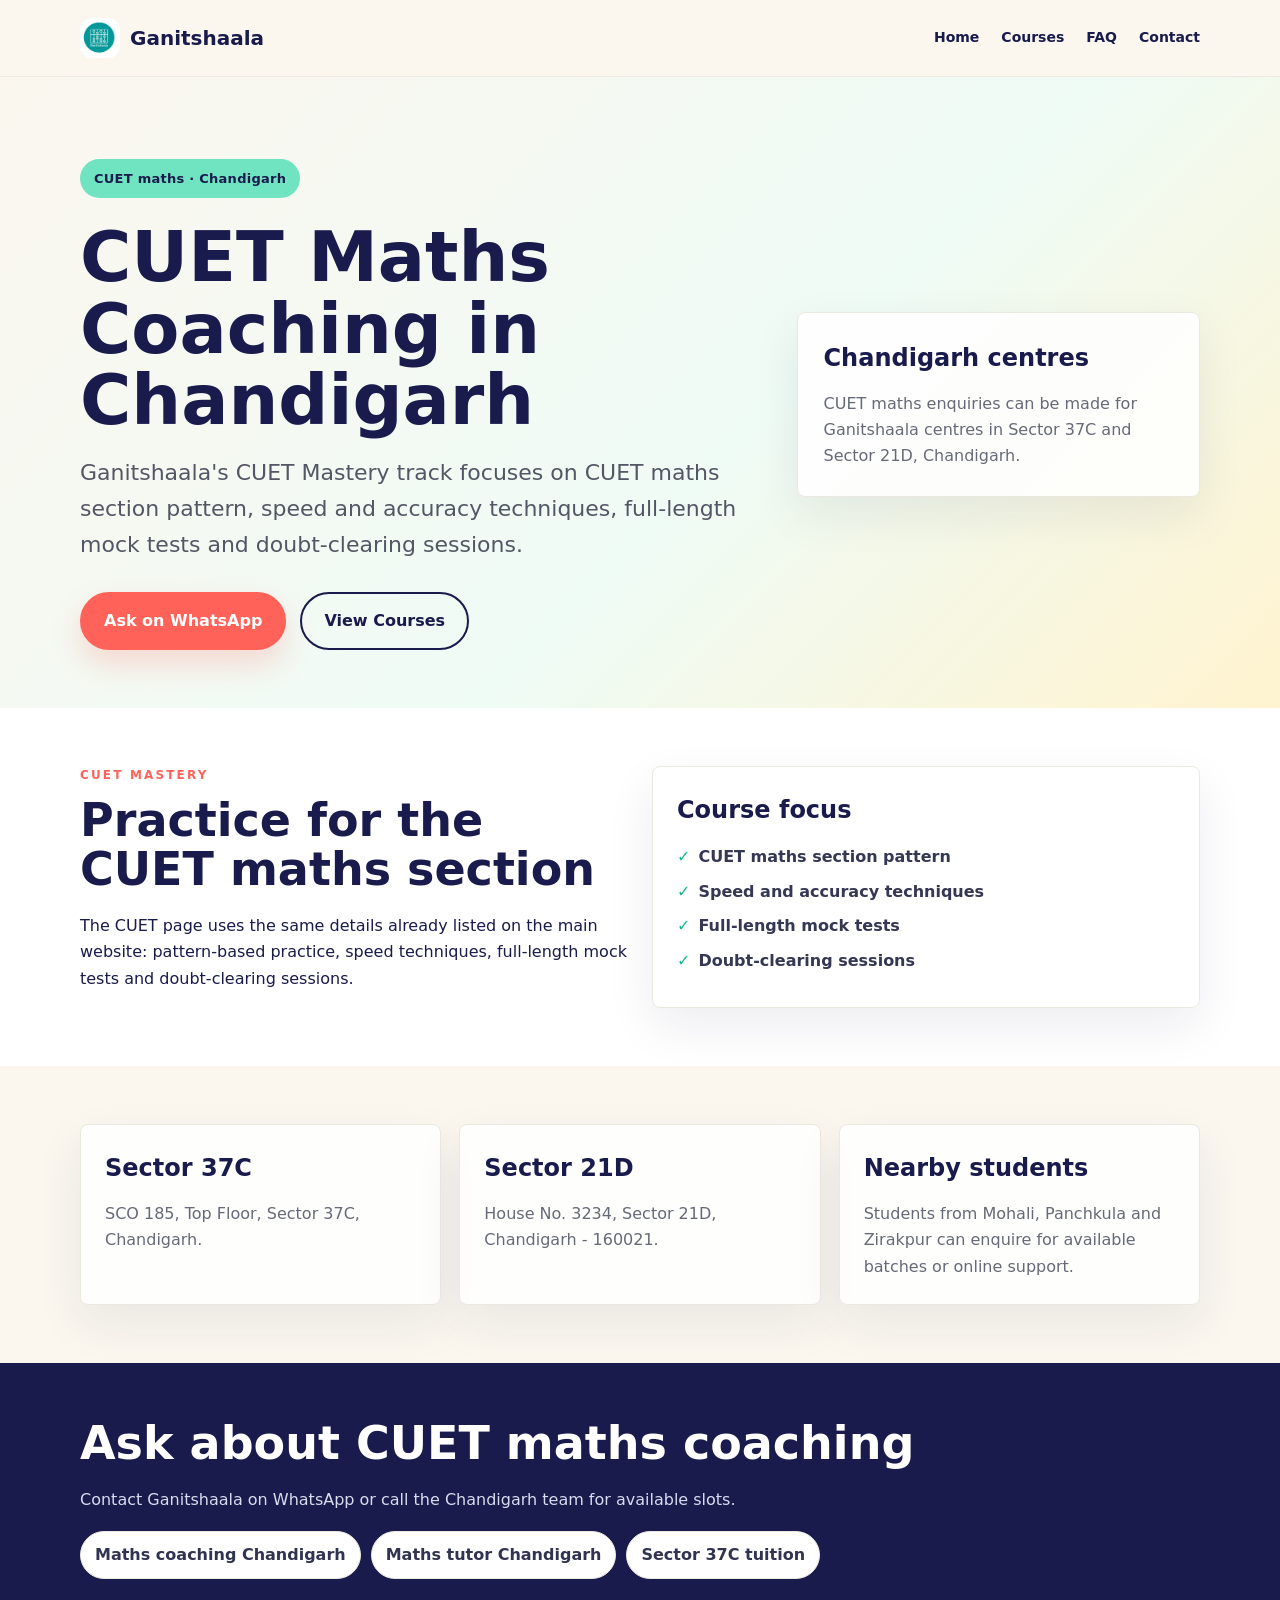
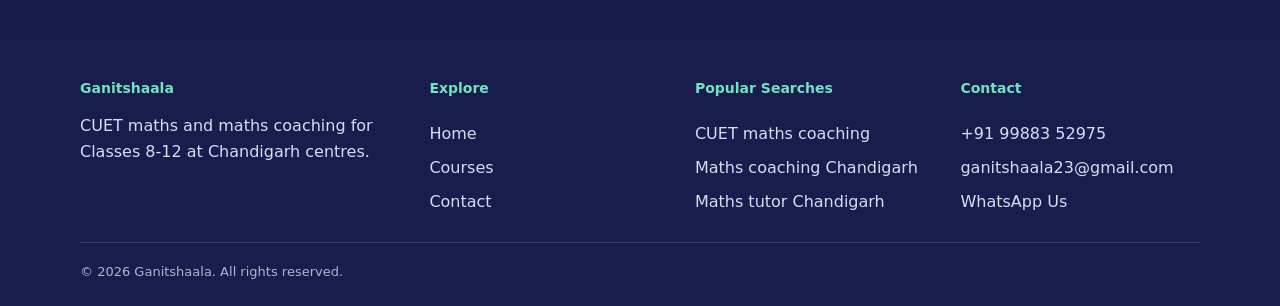
<file: cuet-maths-coaching-chandigarh.html>
<!DOCTYPE html>
<html lang="en">
<head>
<meta charset="UTF-8">
<meta name="viewport" content="width=device-width, initial-scale=1.0">
<title>CUET Maths Coaching in Chandigarh | Ganitshaala</title>
<meta name="description" content="Ganitshaala offers CUET maths coaching in Chandigarh with pattern-based practice, speed and accuracy techniques, mock tests and doubt-clearing at Sector 37C and Sector 21D centres.">
<link rel="canonical" href="https://www.ganitshaala.in/cuet-maths-coaching-chandigarh.html">
<meta property="og:title" content="CUET Maths Coaching in Chandigarh | Ganitshaala">
<meta property="og:description" content="CUET maths coaching in Chandigarh with practice, mock tests and doubt-clearing at Ganitshaala.">
<meta property="og:url" content="https://www.ganitshaala.in/cuet-maths-coaching-chandigarh.html">
<meta property="og:type" content="website">
<meta property="og:image" content="https://www.ganitshaala.in/logo.png">
<meta name="twitter:card" content="summary">
<meta name="twitter:title" content="CUET Maths Coaching in Chandigarh | Ganitshaala">
<meta name="twitter:description" content="CUET maths section practice, mock tests and doubt-clearing in Chandigarh.">
<link rel="icon" type="image/png" href="/logo.png">
<link rel="stylesheet" href="/seo-pages.css">
<script type="application/ld+json">
{
  "@context": "https://schema.org",
  "@type": "WebPage",
  "name": "CUET Maths Coaching in Chandigarh",
  "url": "https://www.ganitshaala.in/cuet-maths-coaching-chandigarh.html",
  "isPartOf": {"@type": "WebSite", "name": "Ganitshaala", "url": "https://www.ganitshaala.in/"},
  "about": "CUET maths coaching in Chandigarh",
  "provider": {"@type": "EducationalOrganization", "name": "Ganitshaala", "url": "https://www.ganitshaala.in/"}
}
</script>
</head>
<body>
<header class="topbar">
  <nav class="wrap nav" aria-label="Primary navigation">
    <a class="brand" href="/"><img src="/logo.png" alt="Ganitshaala logo">Ganitshaala</a>
    <div class="nav-links"><a href="/">Home</a><a href="/#courses">Courses</a><a href="/#faq">FAQ</a><a href="/#contact">Contact</a></div>
  </nav>
</header>
<main>
  <section class="hero">
    <div class="wrap hero-grid">
      <div>
        <span class="eyebrow">CUET maths · Chandigarh</span>
        <h1>CUET Maths Coaching in Chandigarh</h1>
        <p class="lead">Ganitshaala's CUET Mastery track focuses on CUET maths section pattern, speed and accuracy techniques, full-length mock tests and doubt-clearing sessions.</p>
        <div class="actions">
          <a class="btn btn-primary" href="https://wa.me/919988352975?text=Hi%2C%20I%20want%20to%20know%20about%20CUET%20maths%20coaching%20in%20Chandigarh" target="_blank" rel="noopener noreferrer">Ask on WhatsApp</a>
          <a class="btn" href="/#courses">View Courses</a>
        </div>
      </div>
      <aside class="info-card">
        <h2>Chandigarh centres</h2>
        <p>CUET maths enquiries can be made for Ganitshaala centres in Sector 37C and Sector 21D, Chandigarh.</p>
      </aside>
    </div>
  </section>
  <section class="section section-white">
    <div class="wrap two-col">
      <div>
        <p class="kicker">CUET Mastery</p>
        <h2 class="section-title">Practice for the CUET maths section</h2>
        <p>The CUET page uses the same details already listed on the main website: pattern-based practice, speed techniques, full-length mock tests and doubt-clearing sessions.</p>
      </div>
      <div class="card">
        <h2>Course focus</h2>
        <ul class="list">
          <li>CUET maths section pattern</li>
          <li>Speed and accuracy techniques</li>
          <li>Full-length mock tests</li>
          <li>Doubt-clearing sessions</li>
        </ul>
      </div>
    </div>
  </section>
  <section class="section">
    <div class="wrap grid">
      <div class="card"><h2>Sector 37C</h2><p>SCO 185, Top Floor, Sector 37C, Chandigarh.</p></div>
      <div class="card"><h2>Sector 21D</h2><p>House No. 3234, Sector 21D, Chandigarh - 160021.</p></div>
      <div class="card"><h2>Nearby students</h2><p>Students from Mohali, Panchkula and Zirakpur can enquire for available batches or online support.</p></div>
    </div>
  </section>
  <section class="cta-band">
    <div class="wrap">
      <h2 class="section-title">Ask about CUET maths coaching</h2>
      <p>Contact Ganitshaala on WhatsApp or call the Chandigarh team for available slots.</p>
      <div class="popular"><a class="chip" href="/maths-coaching-chandigarh.html">Maths coaching Chandigarh</a><a class="chip" href="/maths-tutor-chandigarh.html">Maths tutor Chandigarh</a><a class="chip" href="/maths-tuition-sector-37c-chandigarh.html">Sector 37C tuition</a></div>
    </div>
  </section>
</main>
<footer class="footer">
  <div class="wrap footer-grid">
    <div><h2>Ganitshaala</h2><p>CUET maths and maths coaching for Classes 8-12 at Chandigarh centres.</p></div>
    <div class="footer-links"><h2>Explore</h2><a href="/">Home</a><a href="/#courses">Courses</a><a href="/#contact">Contact</a></div>
    <div class="footer-links"><h2>Popular Searches</h2><a href="/cuet-maths-coaching-chandigarh.html">CUET maths coaching</a><a href="/maths-coaching-chandigarh.html">Maths coaching Chandigarh</a><a href="/maths-tutor-chandigarh.html">Maths tutor Chandigarh</a></div>
    <div class="footer-links"><h2>Contact</h2><a href="tel:+919988352975">+91 99883 52975</a><a href="mailto:ganitshaala23@gmail.com">ganitshaala23@gmail.com</a><a href="https://wa.me/919988352975" target="_blank" rel="noopener noreferrer">WhatsApp Us</a></div>
  </div>
  <div class="wrap tiny">© 2026 Ganitshaala. All rights reserved.</div>
</footer>
</body>
</html>
</file>
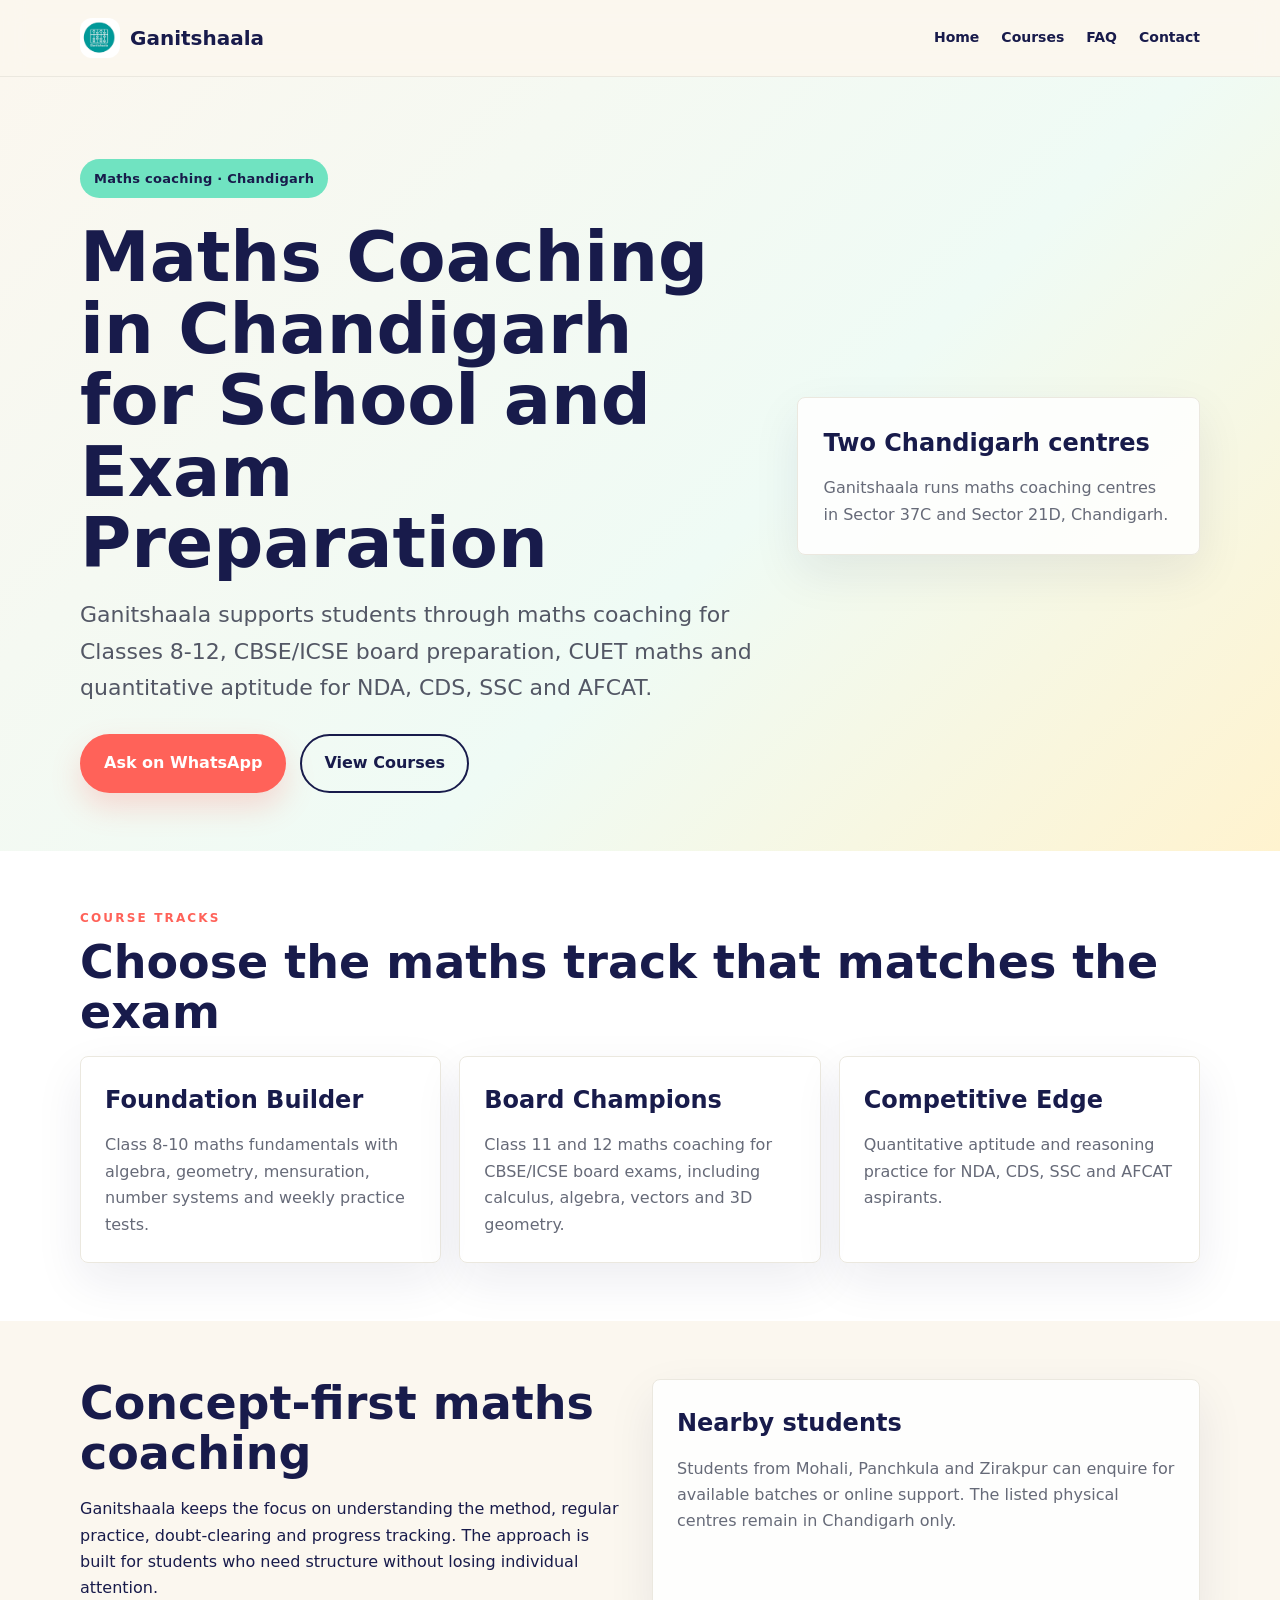
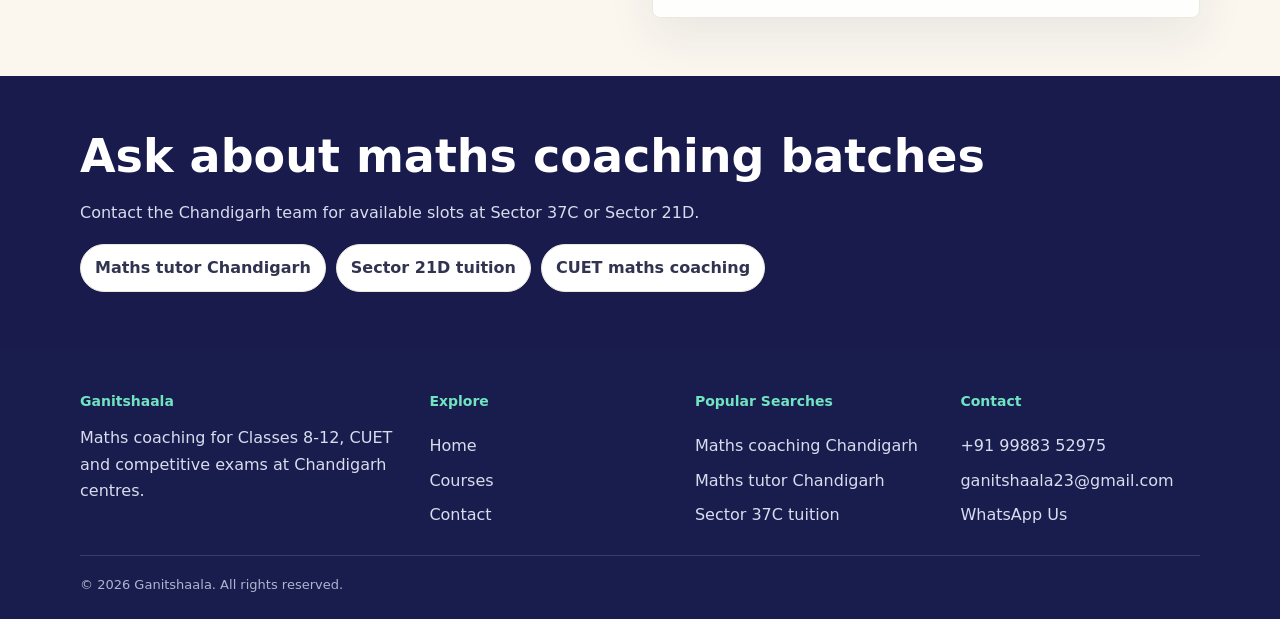
<file: maths-coaching-chandigarh.html>
<!DOCTYPE html>
<html lang="en">
<head>
<meta charset="UTF-8">
<meta name="viewport" content="width=device-width, initial-scale=1.0">
<title>Maths Coaching in Chandigarh | Ganitshaala</title>
<meta name="description" content="Ganitshaala offers maths coaching in Chandigarh for Classes 8-12, CBSE/ICSE board maths, CUET maths and NDA/CDS/SSC/AFCAT aptitude at Sector 37C and Sector 21D centres.">
<link rel="canonical" href="https://www.ganitshaala.in/maths-coaching-chandigarh.html">
<meta property="og:title" content="Maths Coaching in Chandigarh | Ganitshaala">
<meta property="og:description" content="Maths coaching for Classes 8-12, CUET maths and competitive exam aptitude at Ganitshaala Chandigarh centres.">
<meta property="og:url" content="https://www.ganitshaala.in/maths-coaching-chandigarh.html">
<meta property="og:type" content="website">
<meta property="og:image" content="https://www.ganitshaala.in/logo.png">
<meta name="twitter:card" content="summary">
<meta name="twitter:title" content="Maths Coaching in Chandigarh | Ganitshaala">
<meta name="twitter:description" content="Classes 8-12 maths coaching, CUET maths and aptitude coaching in Chandigarh.">
<link rel="icon" type="image/png" href="/logo.png">
<link rel="stylesheet" href="/seo-pages.css">
<script type="application/ld+json">
{
  "@context": "https://schema.org",
  "@type": "WebPage",
  "name": "Maths Coaching in Chandigarh",
  "url": "https://www.ganitshaala.in/maths-coaching-chandigarh.html",
  "isPartOf": {"@type": "WebSite", "name": "Ganitshaala", "url": "https://www.ganitshaala.in/"},
  "about": "Maths coaching in Chandigarh for school and entrance exam preparation",
  "provider": {"@type": "EducationalOrganization", "name": "Ganitshaala", "url": "https://www.ganitshaala.in/"}
}
</script>
</head>
<body>
<header class="topbar">
  <nav class="wrap nav" aria-label="Primary navigation">
    <a class="brand" href="/"><img src="/logo.png" alt="Ganitshaala logo">Ganitshaala</a>
    <div class="nav-links"><a href="/">Home</a><a href="/#courses">Courses</a><a href="/#faq">FAQ</a><a href="/#contact">Contact</a></div>
  </nav>
</header>
<main>
  <section class="hero">
    <div class="wrap hero-grid">
      <div>
        <span class="eyebrow">Maths coaching · Chandigarh</span>
        <h1>Maths Coaching in Chandigarh for School and Exam Preparation</h1>
        <p class="lead">Ganitshaala supports students through maths coaching for Classes 8-12, CBSE/ICSE board preparation, CUET maths and quantitative aptitude for NDA, CDS, SSC and AFCAT.</p>
        <div class="actions">
          <a class="btn btn-primary" href="https://wa.me/919988352975?text=Hi%2C%20I%20want%20to%20know%20about%20maths%20coaching%20in%20Chandigarh" target="_blank" rel="noopener noreferrer">Ask on WhatsApp</a>
          <a class="btn" href="/#courses">View Courses</a>
        </div>
      </div>
      <aside class="info-card">
        <h2>Two Chandigarh centres</h2>
        <p>Ganitshaala runs maths coaching centres in Sector 37C and Sector 21D, Chandigarh.</p>
      </aside>
    </div>
  </section>
  <section class="section section-white">
    <div class="wrap">
      <p class="kicker">Course tracks</p>
      <h2 class="section-title">Choose the maths track that matches the exam</h2>
      <div class="grid">
        <div class="card"><h2>Foundation Builder</h2><p>Class 8-10 maths fundamentals with algebra, geometry, mensuration, number systems and weekly practice tests.</p></div>
        <div class="card"><h2>Board Champions</h2><p>Class 11 and 12 maths coaching for CBSE/ICSE board exams, including calculus, algebra, vectors and 3D geometry.</p></div>
        <div class="card"><h2>Competitive Edge</h2><p>Quantitative aptitude and reasoning practice for NDA, CDS, SSC and AFCAT aspirants.</p></div>
      </div>
    </div>
  </section>
  <section class="section">
    <div class="wrap two-col">
      <div><h2 class="section-title">Concept-first maths coaching</h2><p>Ganitshaala keeps the focus on understanding the method, regular practice, doubt-clearing and progress tracking. The approach is built for students who need structure without losing individual attention.</p></div>
      <div class="card"><h2>Nearby students</h2><p>Students from Mohali, Panchkula and Zirakpur can enquire for available batches or online support. The listed physical centres remain in Chandigarh only.</p></div>
    </div>
  </section>
  <section class="cta-band">
    <div class="wrap">
      <h2 class="section-title">Ask about maths coaching batches</h2>
      <p>Contact the Chandigarh team for available slots at Sector 37C or Sector 21D.</p>
      <div class="popular"><a class="chip" href="/maths-tutor-chandigarh.html">Maths tutor Chandigarh</a><a class="chip" href="/maths-tuition-sector-21d-chandigarh.html">Sector 21D tuition</a><a class="chip" href="/cuet-maths-coaching-chandigarh.html">CUET maths coaching</a></div>
    </div>
  </section>
</main>
<footer class="footer">
  <div class="wrap footer-grid">
    <div><h2>Ganitshaala</h2><p>Maths coaching for Classes 8-12, CUET and competitive exams at Chandigarh centres.</p></div>
    <div class="footer-links"><h2>Explore</h2><a href="/">Home</a><a href="/#courses">Courses</a><a href="/#contact">Contact</a></div>
    <div class="footer-links"><h2>Popular Searches</h2><a href="/maths-coaching-chandigarh.html">Maths coaching Chandigarh</a><a href="/maths-tutor-chandigarh.html">Maths tutor Chandigarh</a><a href="/maths-tuition-sector-37c-chandigarh.html">Sector 37C tuition</a></div>
    <div class="footer-links"><h2>Contact</h2><a href="tel:+919988352975">+91 99883 52975</a><a href="mailto:ganitshaala23@gmail.com">ganitshaala23@gmail.com</a><a href="https://wa.me/919988352975" target="_blank" rel="noopener noreferrer">WhatsApp Us</a></div>
  </div>
  <div class="wrap tiny">© 2026 Ganitshaala. All rights reserved.</div>
</footer>
</body>
</html>
</file>
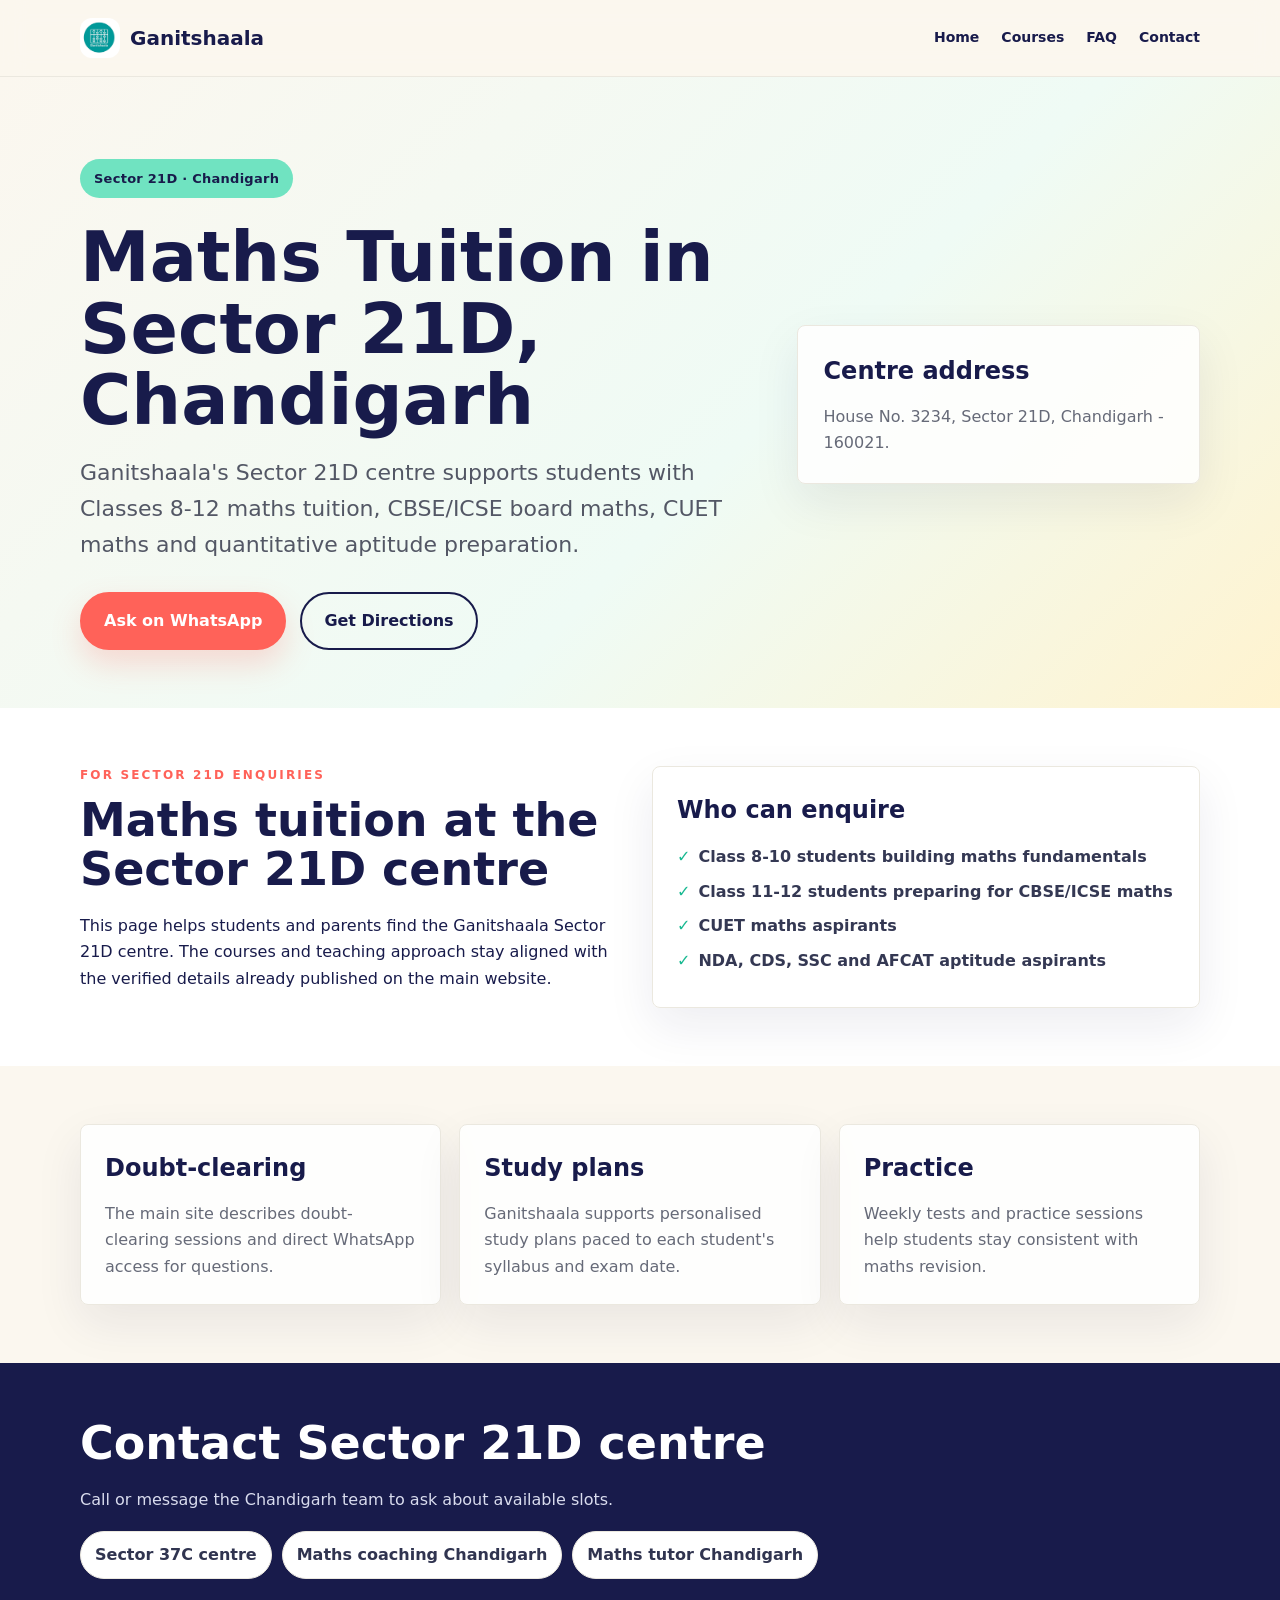
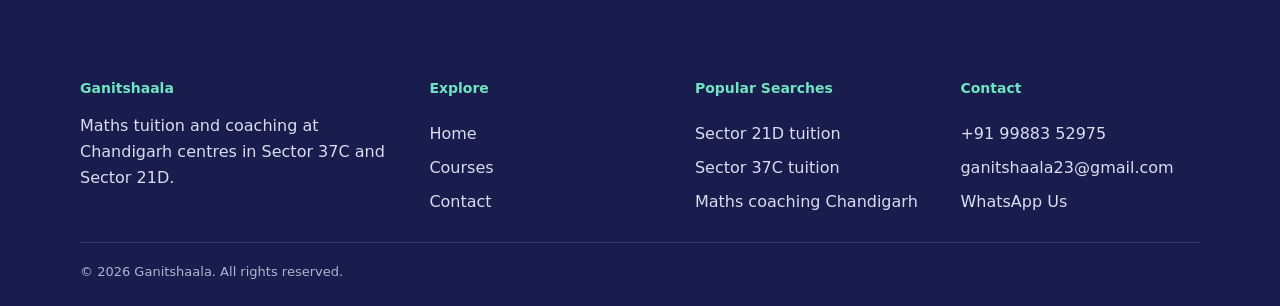
<file: maths-tuition-sector-21d-chandigarh.html>
<!DOCTYPE html>
<html lang="en">
<head>
<meta charset="UTF-8">
<meta name="viewport" content="width=device-width, initial-scale=1.0">
<title>Maths Tuition in Sector 21D Chandigarh | Ganitshaala</title>
<meta name="description" content="Ganitshaala maths tuition centre in Sector 21D, Chandigarh offers Classes 8-12 maths coaching, CBSE/ICSE maths, CUET maths and competitive aptitude support.">
<link rel="canonical" href="https://www.ganitshaala.in/maths-tuition-sector-21d-chandigarh.html">
<meta property="og:title" content="Maths Tuition in Sector 21D Chandigarh | Ganitshaala">
<meta property="og:description" content="Visit Ganitshaala at House No. 3234, Sector 21D, Chandigarh for maths tuition and coaching enquiries.">
<meta property="og:url" content="https://www.ganitshaala.in/maths-tuition-sector-21d-chandigarh.html">
<meta property="og:type" content="website">
<meta property="og:image" content="https://www.ganitshaala.in/logo.png">
<meta name="twitter:card" content="summary">
<meta name="twitter:title" content="Maths Tuition in Sector 21D Chandigarh | Ganitshaala">
<meta name="twitter:description" content="Sector 21D maths tuition in Chandigarh for Classes 8-12, CBSE/ICSE, CUET and aptitude.">
<link rel="icon" type="image/png" href="/logo.png">
<link rel="stylesheet" href="/seo-pages.css">
<script type="application/ld+json">
{
  "@context": "https://schema.org",
  "@type": "WebPage",
  "name": "Maths Tuition in Sector 21D Chandigarh",
  "url": "https://www.ganitshaala.in/maths-tuition-sector-21d-chandigarh.html",
  "isPartOf": {"@type": "WebSite", "name": "Ganitshaala", "url": "https://www.ganitshaala.in/"},
  "about": "Ganitshaala maths tuition centre in Sector 21D, Chandigarh",
  "provider": {"@type": "EducationalOrganization", "name": "Ganitshaala", "url": "https://www.ganitshaala.in/"}
}
</script>
</head>
<body>
<header class="topbar">
  <nav class="wrap nav" aria-label="Primary navigation">
    <a class="brand" href="/"><img src="/logo.png" alt="Ganitshaala logo">Ganitshaala</a>
    <div class="nav-links"><a href="/">Home</a><a href="/#courses">Courses</a><a href="/#faq">FAQ</a><a href="/#contact">Contact</a></div>
  </nav>
</header>
<main>
  <section class="hero">
    <div class="wrap hero-grid">
      <div>
        <span class="eyebrow">Sector 21D · Chandigarh</span>
        <h1>Maths Tuition in Sector 21D, Chandigarh</h1>
        <p class="lead">Ganitshaala's Sector 21D centre supports students with Classes 8-12 maths tuition, CBSE/ICSE board maths, CUET maths and quantitative aptitude preparation.</p>
        <div class="actions">
          <a class="btn btn-primary" href="https://wa.me/919988352975?text=Hi%2C%20I%20want%20to%20ask%20about%20Sector%2021D%20maths%20tuition" target="_blank" rel="noopener noreferrer">Ask on WhatsApp</a>
          <a class="btn" href="https://www.google.com/maps/search/?api=1&query=House+No+3234+Sector+21D+Chandigarh" target="_blank" rel="noopener noreferrer">Get Directions</a>
        </div>
      </div>
      <aside class="info-card">
        <h2>Centre address</h2>
        <p>House No. 3234, Sector 21D, Chandigarh - 160021.</p>
      </aside>
    </div>
  </section>
  <section class="section section-white">
    <div class="wrap two-col">
      <div>
        <p class="kicker">For Sector 21D enquiries</p>
        <h2 class="section-title">Maths tuition at the Sector 21D centre</h2>
        <p>This page helps students and parents find the Ganitshaala Sector 21D centre. The courses and teaching approach stay aligned with the verified details already published on the main website.</p>
      </div>
      <div class="card">
        <h2>Who can enquire</h2>
        <ul class="list">
          <li>Class 8-10 students building maths fundamentals</li>
          <li>Class 11-12 students preparing for CBSE/ICSE maths</li>
          <li>CUET maths aspirants</li>
          <li>NDA, CDS, SSC and AFCAT aptitude aspirants</li>
        </ul>
      </div>
    </div>
  </section>
  <section class="section">
    <div class="wrap grid">
      <div class="card"><h2>Doubt-clearing</h2><p>The main site describes doubt-clearing sessions and direct WhatsApp access for questions.</p></div>
      <div class="card"><h2>Study plans</h2><p>Ganitshaala supports personalised study plans paced to each student's syllabus and exam date.</p></div>
      <div class="card"><h2>Practice</h2><p>Weekly tests and practice sessions help students stay consistent with maths revision.</p></div>
    </div>
  </section>
  <section class="cta-band">
    <div class="wrap">
      <h2 class="section-title">Contact Sector 21D centre</h2>
      <p>Call or message the Chandigarh team to ask about available slots.</p>
      <div class="popular"><a class="chip" href="/maths-tuition-sector-37c-chandigarh.html">Sector 37C centre</a><a class="chip" href="/maths-coaching-chandigarh.html">Maths coaching Chandigarh</a><a class="chip" href="/maths-tutor-chandigarh.html">Maths tutor Chandigarh</a></div>
    </div>
  </section>
</main>
<footer class="footer">
  <div class="wrap footer-grid">
    <div><h2>Ganitshaala</h2><p>Maths tuition and coaching at Chandigarh centres in Sector 37C and Sector 21D.</p></div>
    <div class="footer-links"><h2>Explore</h2><a href="/">Home</a><a href="/#courses">Courses</a><a href="/#contact">Contact</a></div>
    <div class="footer-links"><h2>Popular Searches</h2><a href="/maths-tuition-sector-21d-chandigarh.html">Sector 21D tuition</a><a href="/maths-tuition-sector-37c-chandigarh.html">Sector 37C tuition</a><a href="/maths-coaching-chandigarh.html">Maths coaching Chandigarh</a></div>
    <div class="footer-links"><h2>Contact</h2><a href="tel:+919988352975">+91 99883 52975</a><a href="mailto:ganitshaala23@gmail.com">ganitshaala23@gmail.com</a><a href="https://wa.me/919988352975" target="_blank" rel="noopener noreferrer">WhatsApp Us</a></div>
  </div>
  <div class="wrap tiny">© 2026 Ganitshaala. All rights reserved.</div>
</footer>
</body>
</html>
</file>
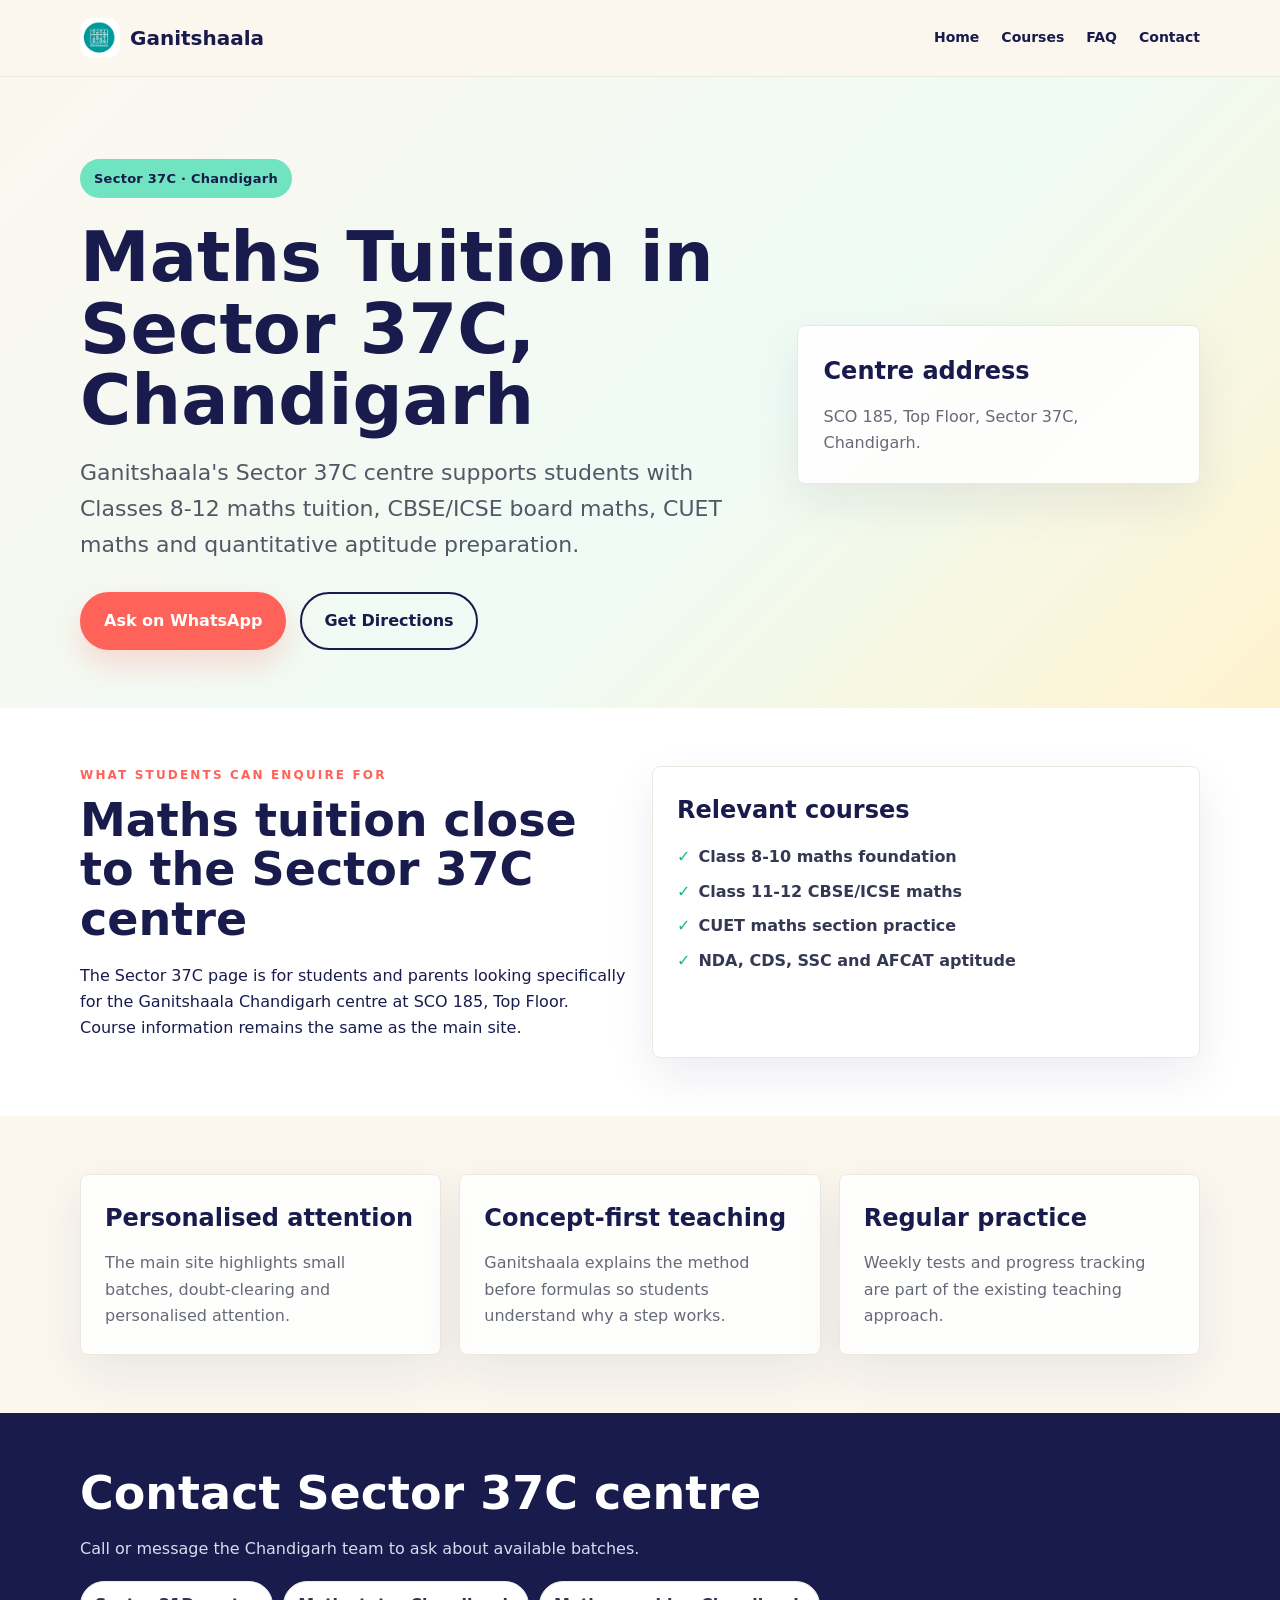
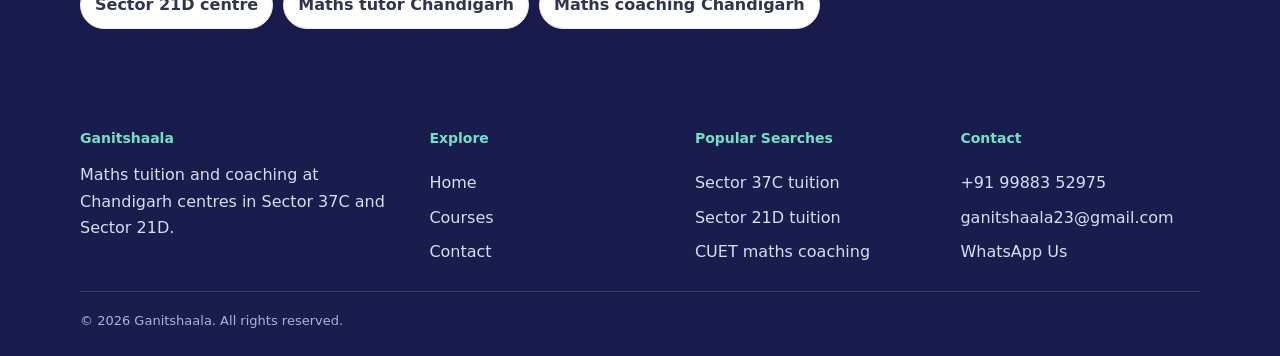
<file: maths-tuition-sector-37c-chandigarh.html>
<!DOCTYPE html>
<html lang="en">
<head>
<meta charset="UTF-8">
<meta name="viewport" content="width=device-width, initial-scale=1.0">
<title>Maths Tuition in Sector 37C Chandigarh | Ganitshaala</title>
<meta name="description" content="Ganitshaala maths tuition centre in Sector 37C, Chandigarh offers Classes 8-12 maths coaching, CBSE/ICSE maths, CUET maths and competitive aptitude support.">
<link rel="canonical" href="https://www.ganitshaala.in/maths-tuition-sector-37c-chandigarh.html">
<meta property="og:title" content="Maths Tuition in Sector 37C Chandigarh | Ganitshaala">
<meta property="og:description" content="Visit Ganitshaala at SCO 185, Top Floor, Sector 37C, Chandigarh for maths tuition and coaching enquiries.">
<meta property="og:url" content="https://www.ganitshaala.in/maths-tuition-sector-37c-chandigarh.html">
<meta property="og:type" content="website">
<meta property="og:image" content="https://www.ganitshaala.in/logo.png">
<meta name="twitter:card" content="summary">
<meta name="twitter:title" content="Maths Tuition in Sector 37C Chandigarh | Ganitshaala">
<meta name="twitter:description" content="Sector 37C maths tuition in Chandigarh for Classes 8-12, CBSE/ICSE, CUET and aptitude.">
<link rel="icon" type="image/png" href="/logo.png">
<link rel="stylesheet" href="/seo-pages.css">
<script type="application/ld+json">
{
  "@context": "https://schema.org",
  "@type": "WebPage",
  "name": "Maths Tuition in Sector 37C Chandigarh",
  "url": "https://www.ganitshaala.in/maths-tuition-sector-37c-chandigarh.html",
  "isPartOf": {"@type": "WebSite", "name": "Ganitshaala", "url": "https://www.ganitshaala.in/"},
  "about": "Ganitshaala maths tuition centre in Sector 37C, Chandigarh",
  "provider": {"@type": "EducationalOrganization", "name": "Ganitshaala", "url": "https://www.ganitshaala.in/"}
}
</script>
</head>
<body>
<header class="topbar">
  <nav class="wrap nav" aria-label="Primary navigation">
    <a class="brand" href="/"><img src="/logo.png" alt="Ganitshaala logo">Ganitshaala</a>
    <div class="nav-links"><a href="/">Home</a><a href="/#courses">Courses</a><a href="/#faq">FAQ</a><a href="/#contact">Contact</a></div>
  </nav>
</header>
<main>
  <section class="hero">
    <div class="wrap hero-grid">
      <div>
        <span class="eyebrow">Sector 37C · Chandigarh</span>
        <h1>Maths Tuition in Sector 37C, Chandigarh</h1>
        <p class="lead">Ganitshaala's Sector 37C centre supports students with Classes 8-12 maths tuition, CBSE/ICSE board maths, CUET maths and quantitative aptitude preparation.</p>
        <div class="actions">
          <a class="btn btn-primary" href="https://wa.me/919988352975?text=Hi%2C%20I%20want%20to%20ask%20about%20Sector%2037C%20maths%20tuition" target="_blank" rel="noopener noreferrer">Ask on WhatsApp</a>
          <a class="btn" href="https://www.google.com/maps/search/?api=1&query=SCO+185+Sector+37C+Chandigarh" target="_blank" rel="noopener noreferrer">Get Directions</a>
        </div>
      </div>
      <aside class="info-card">
        <h2>Centre address</h2>
        <p>SCO 185, Top Floor, Sector 37C, Chandigarh.</p>
      </aside>
    </div>
  </section>
  <section class="section section-white">
    <div class="wrap two-col">
      <div>
        <p class="kicker">What students can enquire for</p>
        <h2 class="section-title">Maths tuition close to the Sector 37C centre</h2>
        <p>The Sector 37C page is for students and parents looking specifically for the Ganitshaala Chandigarh centre at SCO 185, Top Floor. Course information remains the same as the main site.</p>
      </div>
      <div class="card">
        <h2>Relevant courses</h2>
        <ul class="list">
          <li>Class 8-10 maths foundation</li>
          <li>Class 11-12 CBSE/ICSE maths</li>
          <li>CUET maths section practice</li>
          <li>NDA, CDS, SSC and AFCAT aptitude</li>
        </ul>
      </div>
    </div>
  </section>
  <section class="section">
    <div class="wrap grid">
      <div class="card"><h2>Personalised attention</h2><p>The main site highlights small batches, doubt-clearing and personalised attention.</p></div>
      <div class="card"><h2>Concept-first teaching</h2><p>Ganitshaala explains the method before formulas so students understand why a step works.</p></div>
      <div class="card"><h2>Regular practice</h2><p>Weekly tests and progress tracking are part of the existing teaching approach.</p></div>
    </div>
  </section>
  <section class="cta-band">
    <div class="wrap">
      <h2 class="section-title">Contact Sector 37C centre</h2>
      <p>Call or message the Chandigarh team to ask about available batches.</p>
      <div class="popular"><a class="chip" href="/maths-tuition-sector-21d-chandigarh.html">Sector 21D centre</a><a class="chip" href="/maths-tutor-chandigarh.html">Maths tutor Chandigarh</a><a class="chip" href="/maths-coaching-chandigarh.html">Maths coaching Chandigarh</a></div>
    </div>
  </section>
</main>
<footer class="footer">
  <div class="wrap footer-grid">
    <div><h2>Ganitshaala</h2><p>Maths tuition and coaching at Chandigarh centres in Sector 37C and Sector 21D.</p></div>
    <div class="footer-links"><h2>Explore</h2><a href="/">Home</a><a href="/#courses">Courses</a><a href="/#contact">Contact</a></div>
    <div class="footer-links"><h2>Popular Searches</h2><a href="/maths-tuition-sector-37c-chandigarh.html">Sector 37C tuition</a><a href="/maths-tuition-sector-21d-chandigarh.html">Sector 21D tuition</a><a href="/cuet-maths-coaching-chandigarh.html">CUET maths coaching</a></div>
    <div class="footer-links"><h2>Contact</h2><a href="tel:+919988352975">+91 99883 52975</a><a href="mailto:ganitshaala23@gmail.com">ganitshaala23@gmail.com</a><a href="https://wa.me/919988352975" target="_blank" rel="noopener noreferrer">WhatsApp Us</a></div>
  </div>
  <div class="wrap tiny">© 2026 Ganitshaala. All rights reserved.</div>
</footer>
</body>
</html>
</file>
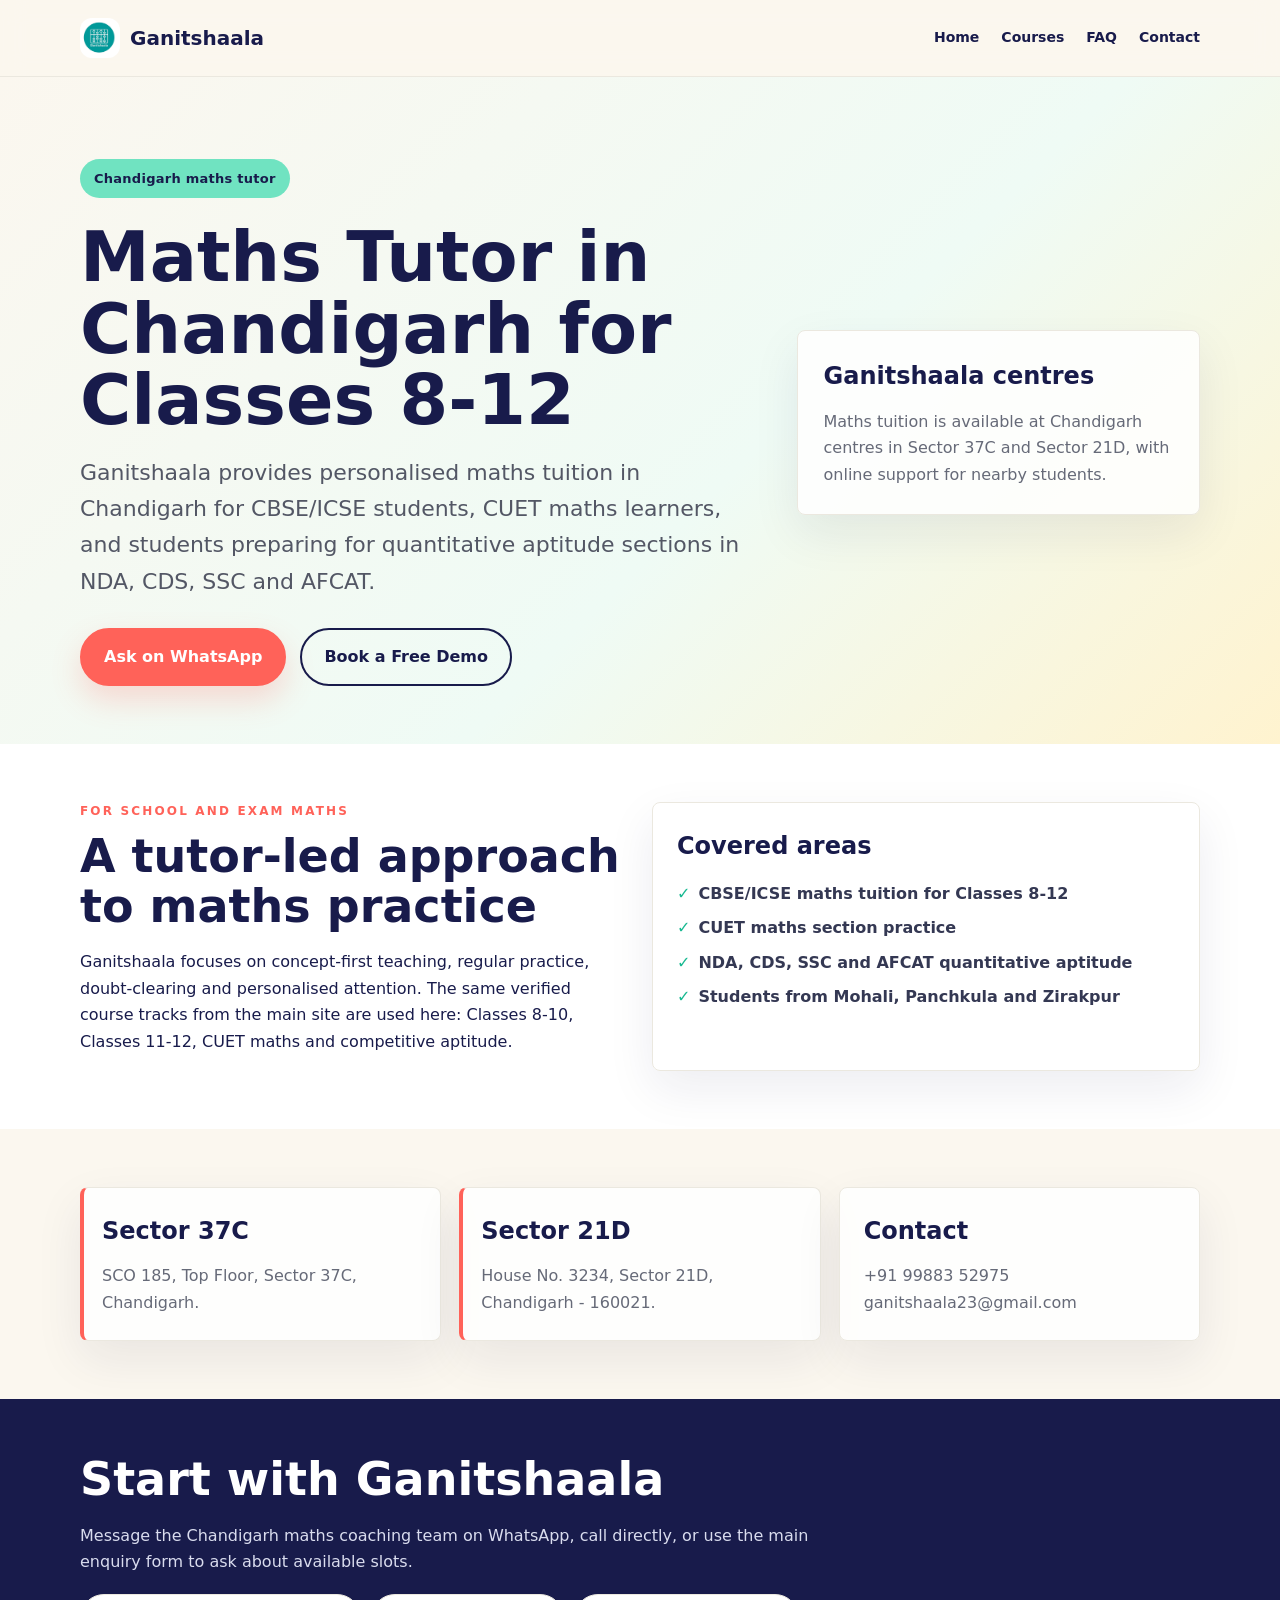
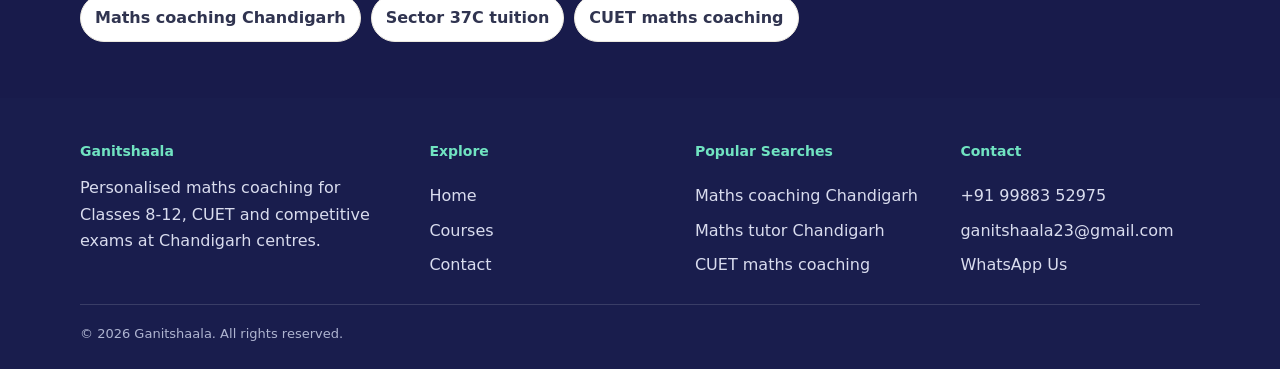
<file: maths-tutor-chandigarh.html>
<!DOCTYPE html>
<html lang="en">
<head>
<meta charset="UTF-8">
<meta name="viewport" content="width=device-width, initial-scale=1.0">
<title>Maths Tutor in Chandigarh | Ganitshaala</title>
<meta name="description" content="Looking for a maths tutor in Chandigarh? Ganitshaala offers personalised maths tuition for Classes 8-12, CBSE/ICSE, CUET maths and aptitude at Sector 37C and Sector 21D centres.">
<link rel="canonical" href="https://www.ganitshaala.in/maths-tutor-chandigarh.html">
<meta property="og:title" content="Maths Tutor in Chandigarh | Ganitshaala">
<meta property="og:description" content="Personalised maths tuition in Chandigarh for Classes 8-12, CBSE/ICSE, CUET maths and competitive aptitude.">
<meta property="og:url" content="https://www.ganitshaala.in/maths-tutor-chandigarh.html">
<meta property="og:type" content="website">
<meta property="og:image" content="https://www.ganitshaala.in/logo.png">
<meta name="twitter:card" content="summary">
<meta name="twitter:title" content="Maths Tutor in Chandigarh | Ganitshaala">
<meta name="twitter:description" content="Maths tuition in Chandigarh at Ganitshaala centres in Sector 37C and Sector 21D.">
<link rel="icon" type="image/png" href="/logo.png">
<link rel="stylesheet" href="/seo-pages.css">
<script type="application/ld+json">
{
  "@context": "https://schema.org",
  "@type": "WebPage",
  "name": "Maths Tutor in Chandigarh",
  "url": "https://www.ganitshaala.in/maths-tutor-chandigarh.html",
  "isPartOf": {"@type": "WebSite", "name": "Ganitshaala", "url": "https://www.ganitshaala.in/"},
  "about": "Maths tutor and maths tuition in Chandigarh",
  "provider": {"@type": "EducationalOrganization", "name": "Ganitshaala", "url": "https://www.ganitshaala.in/"}
}
</script>
</head>
<body>
<header class="topbar">
  <nav class="wrap nav" aria-label="Primary navigation">
    <a class="brand" href="/"><img src="/logo.png" alt="Ganitshaala logo">Ganitshaala</a>
    <div class="nav-links">
      <a href="/">Home</a>
      <a href="/#courses">Courses</a>
      <a href="/#faq">FAQ</a>
      <a href="/#contact">Contact</a>
    </div>
  </nav>
</header>
<main>
  <section class="hero">
    <div class="wrap hero-grid">
      <div>
        <span class="eyebrow">Chandigarh maths tutor</span>
        <h1>Maths Tutor in Chandigarh for Classes 8-12</h1>
        <p class="lead">Ganitshaala provides personalised maths tuition in Chandigarh for CBSE/ICSE students, CUET maths learners, and students preparing for quantitative aptitude sections in NDA, CDS, SSC and AFCAT.</p>
        <div class="actions">
          <a class="btn btn-primary" href="https://wa.me/919988352975?text=Hi%2C%20I%20am%20looking%20for%20a%20maths%20tutor%20in%20Chandigarh" target="_blank" rel="noopener noreferrer">Ask on WhatsApp</a>
          <a class="btn" href="/#contact">Book a Free Demo</a>
        </div>
      </div>
      <aside class="info-card">
        <h2>Ganitshaala centres</h2>
        <p>Maths tuition is available at Chandigarh centres in Sector 37C and Sector 21D, with online support for nearby students.</p>
      </aside>
    </div>
  </section>
  <section class="section section-white">
    <div class="wrap two-col">
      <div>
        <p class="kicker">For school and exam maths</p>
        <h2 class="section-title">A tutor-led approach to maths practice</h2>
        <p>Ganitshaala focuses on concept-first teaching, regular practice, doubt-clearing and personalised attention. The same verified course tracks from the main site are used here: Classes 8-10, Classes 11-12, CUET maths and competitive aptitude.</p>
      </div>
      <div class="card">
        <h2>Covered areas</h2>
        <ul class="list">
          <li>CBSE/ICSE maths tuition for Classes 8-12</li>
          <li>CUET maths section practice</li>
          <li>NDA, CDS, SSC and AFCAT quantitative aptitude</li>
          <li>Students from Mohali, Panchkula and Zirakpur</li>
        </ul>
      </div>
    </div>
  </section>
  <section class="section">
    <div class="wrap grid">
      <div class="card center-box"><h2>Sector 37C</h2><p>SCO 185, Top Floor, Sector 37C, Chandigarh.</p></div>
      <div class="card center-box"><h2>Sector 21D</h2><p>House No. 3234, Sector 21D, Chandigarh - 160021.</p></div>
      <div class="card"><h2>Contact</h2><p><a href="tel:+919988352975">+91 99883 52975</a><br><a href="mailto:ganitshaala23@gmail.com">ganitshaala23@gmail.com</a></p></div>
    </div>
  </section>
  <section class="cta-band">
    <div class="wrap">
      <h2 class="section-title">Start with Ganitshaala</h2>
      <p>Message the Chandigarh maths coaching team on WhatsApp, call directly, or use the main enquiry form to ask about available slots.</p>
      <div class="popular">
        <a class="chip" href="/maths-coaching-chandigarh.html">Maths coaching Chandigarh</a>
        <a class="chip" href="/maths-tuition-sector-37c-chandigarh.html">Sector 37C tuition</a>
        <a class="chip" href="/cuet-maths-coaching-chandigarh.html">CUET maths coaching</a>
      </div>
    </div>
  </section>
</main>
<footer class="footer">
  <div class="wrap footer-grid">
    <div><h2>Ganitshaala</h2><p>Personalised maths coaching for Classes 8-12, CUET and competitive exams at Chandigarh centres.</p></div>
    <div class="footer-links"><h2>Explore</h2><a href="/">Home</a><a href="/#courses">Courses</a><a href="/#contact">Contact</a></div>
    <div class="footer-links"><h2>Popular Searches</h2><a href="/maths-coaching-chandigarh.html">Maths coaching Chandigarh</a><a href="/maths-tutor-chandigarh.html">Maths tutor Chandigarh</a><a href="/cuet-maths-coaching-chandigarh.html">CUET maths coaching</a></div>
    <div class="footer-links"><h2>Contact</h2><a href="tel:+919988352975">+91 99883 52975</a><a href="mailto:ganitshaala23@gmail.com">ganitshaala23@gmail.com</a><a href="https://wa.me/919988352975" target="_blank" rel="noopener noreferrer">WhatsApp Us</a></div>
  </div>
  <div class="wrap tiny">© 2026 Ganitshaala. All rights reserved.</div>
</footer>
</body>
</html>
</file>
<file: seo-pages.css>
:root{
  --ink:#181b4b;
  --muted:#666a78;
  --line:#ebe8df;
  --cream:#fbf7ef;
  --mint:#70e3c1;
  --coral:#ff6259;
  --yellow:#ffc947;
  --white:#fff;
}
*{box-sizing:border-box}
html{scroll-behavior:smooth}
body{
  margin:0;
  font-family:Inter,system-ui,-apple-system,BlinkMacSystemFont,"Segoe UI",sans-serif;
  color:var(--ink);
  background:var(--cream);
  line-height:1.65;
}
a{color:inherit;text-decoration:none}
.wrap{width:min(1120px,calc(100% - 32px));margin:0 auto}
.topbar{
  position:sticky;
  top:0;
  z-index:5;
  background:rgba(251,247,239,.94);
  border-bottom:1px solid var(--line);
  backdrop-filter:blur(12px);
}
.nav{height:76px;display:flex;align-items:center;justify-content:space-between;gap:20px}
.brand{display:flex;align-items:center;gap:10px;font-weight:900;font-size:20px}
.brand img{width:40px;height:40px;border-radius:12px}
.nav-links{display:flex;align-items:center;gap:22px;font-weight:800;font-size:14px}
.nav-links a:hover,.footer-links a:hover{color:var(--coral)}
.hero{padding:82px 0 58px;background:linear-gradient(135deg,#fbf7ef 0%,#effbf5 58%,#fff3cf 100%)}
.hero-grid{display:grid;grid-template-columns:minmax(0,1.25fr) minmax(300px,.75fr);gap:44px;align-items:center}
.eyebrow{display:inline-flex;align-items:center;gap:8px;padding:9px 14px;border-radius:999px;background:var(--mint);font-size:13px;font-weight:900;letter-spacing:.02em}
h1{font-size:clamp(38px,6vw,70px);line-height:1.02;margin:24px 0 18px;letter-spacing:0}
.lead{font-size:clamp(18px,2vw,22px);color:#535765;max-width:720px;margin:0 0 28px}
.actions{display:flex;flex-wrap:wrap;gap:14px}
.btn{display:inline-flex;align-items:center;justify-content:center;border-radius:999px;padding:14px 22px;font-weight:900;border:2px solid var(--ink)}
.btn-primary{background:var(--coral);border-color:var(--coral);color:#fff;box-shadow:0 14px 30px rgba(255,98,89,.22)}
.info-card,.card{background:rgba(255,255,255,.86);border:1px solid var(--line);border-radius:8px;box-shadow:0 18px 48px rgba(24,27,75,.08)}
.info-card{padding:26px}
.info-card h2,.card h2{margin:0 0 12px;font-size:24px}
.info-card p,.card p{margin:0;color:var(--muted)}
.section{padding:58px 0}
.section-white{background:#fff}
.kicker{color:var(--coral);font-size:12px;font-weight:900;text-transform:uppercase;letter-spacing:.18em;margin:0 0 10px}
.section-title{font-size:clamp(30px,4vw,46px);line-height:1.08;margin:0 0 18px}
.grid{display:grid;grid-template-columns:repeat(3,minmax(0,1fr));gap:18px}
.two-col{display:grid;grid-template-columns:1fr 1fr;gap:24px}
.card{padding:24px}
.list{margin:14px 0 0;padding:0;list-style:none}
.list li{margin:8px 0;color:#343853;font-weight:700}
.list li::before{content:"✓";color:#18b991;margin-right:8px}
.center-box{border-left:4px solid var(--coral);padding-left:18px}
.popular{display:flex;flex-wrap:wrap;gap:10px;margin-top:18px}
.chip{border:1px solid var(--line);background:#fff;border-radius:999px;padding:10px 14px;font-weight:800;color:#303450}
.cta-band{background:var(--ink);color:#fff;padding:56px 0}
.cta-band p{color:#d9dcee;max-width:760px}
.footer{background:#191d4d;color:#fff;padding:42px 0 24px}
.footer-grid{display:grid;grid-template-columns:1.35fr repeat(3,1fr);gap:26px}
.footer h2{font-size:14px;color:var(--mint);margin:0 0 12px}
.footer p{color:#d9dcee;margin:0}
.footer-links{display:grid;gap:8px;color:#d9dcee}
.tiny{font-size:13px;color:#aeb4d0;margin-top:26px;border-top:1px solid rgba(255,255,255,.14);padding-top:18px}
@media (max-width:820px){
  .nav{height:auto;align-items:flex-start;padding:16px 0;flex-direction:column}
  .nav-links{flex-wrap:wrap;gap:14px}
  .hero{padding:48px 0}
  .hero-grid,.two-col,.grid,.footer-grid{grid-template-columns:1fr}
  .actions{align-items:stretch}
  .btn{width:100%}
}
</file>
